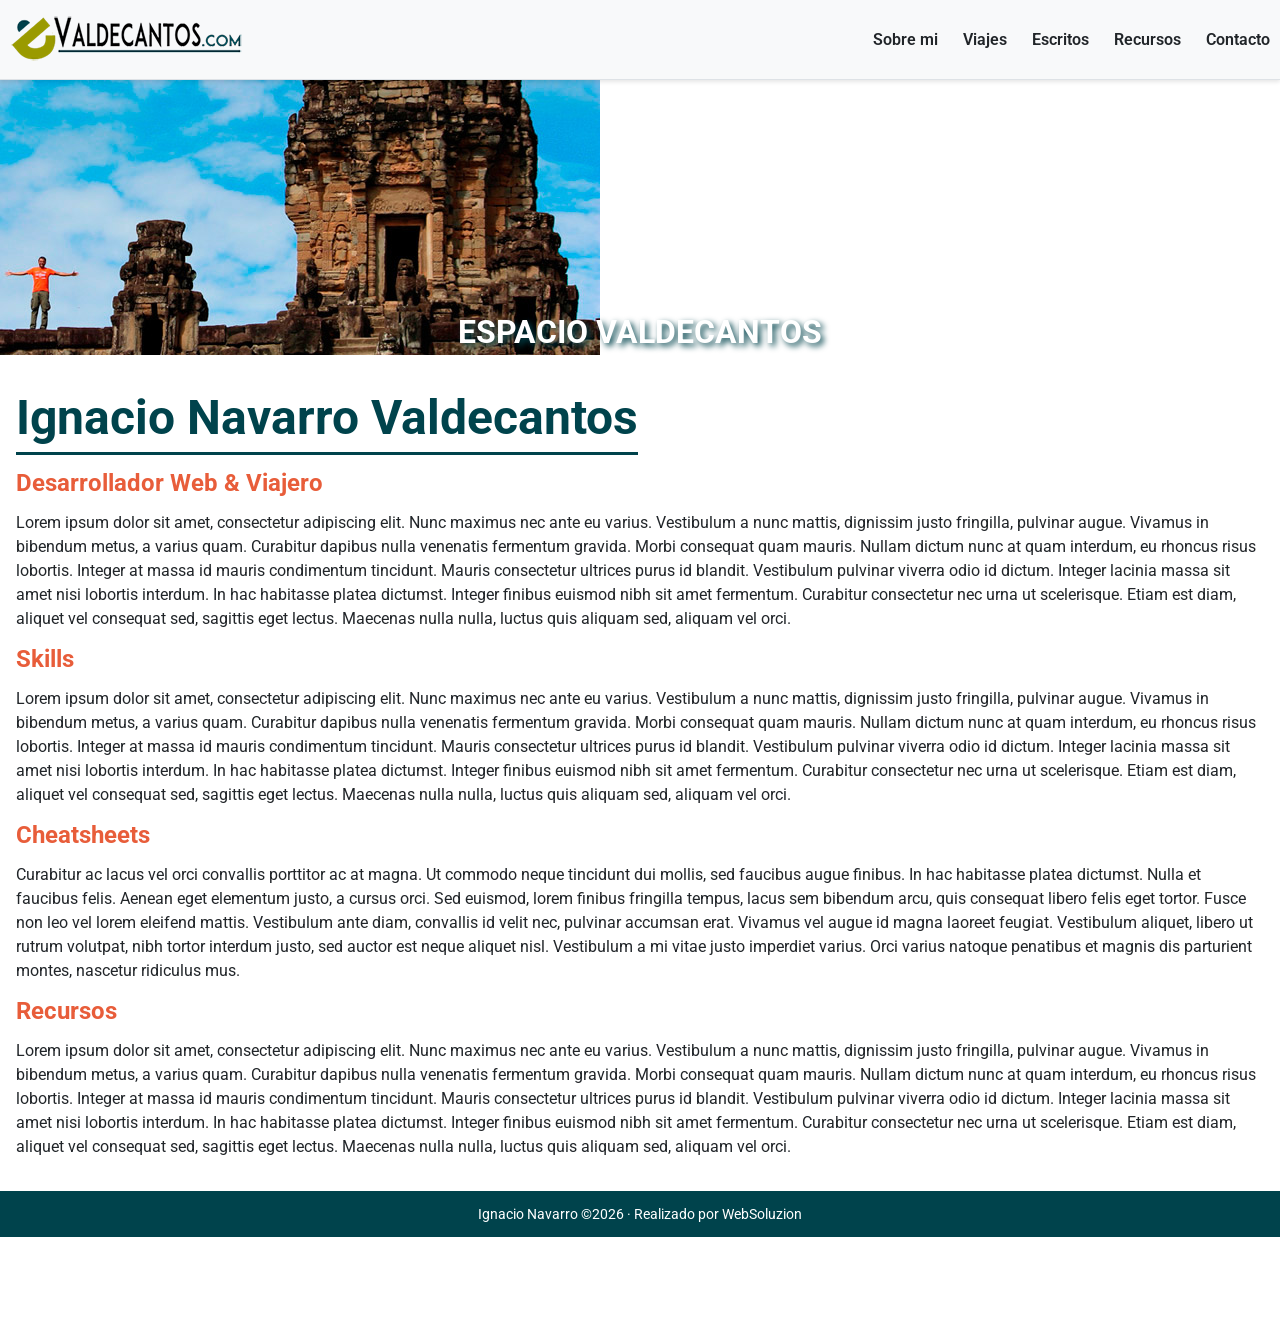
<file: index.html>
<!DOCTYPE html>
<html lang="es">
  <head>
    <title>Home de mi espacio personal: Ignacio Navarro</title>
    <meta charset="UTF-8" />
    <meta name="viewport" content="width=device-width" />
    <meta
      name="description"
      content="Home de mi espacio personal: Ignacio Navarro"
    />
    <meta name="author" content="Ignacio Navarro" />
    <link
      rel="icon"
      type="image/x-icon"
      href="./img/common/favicon.ico"
    />
    <link rel="stylesheet" href="./css/index.css">
  </head>
  <body>
    <header>
      <!-- Logo de la página con enlace a la home-->
      <a href="index.html" title="Volver al inicio">
        <img class="logo"
          src="./img/common/logo_valdecantos_235x50.png"
          alt="Logo de la págia"
        />
      </a>

      <!-- Menú Hamburguesa -->
      <input type="checkbox" id="menu-toggle" class="menu-toggle">
      <label for="menu-toggle" class="hamburger" aria-label="Abrir menú de navegación">
        <span></span>
      </label>

      <!--Inicio del Menú de navegación superior-->
      <nav>
        <a href="./sobre-mi.html">Sobre mi</a>
        <a href="#skills">Viajes</a>
        <a href="#cheatsheets">Escritos</a>
        <a href="#recursos">Recursos</a>
        <a href="contacto.html">Contacto</a>
      </nav>
      <!--Fin del Menú de navegación superior-->
    </header>

    <!-- Imagen de portada. Colocada de modo excepcional fuera del main para no complicar margins y paddings. -->
    <section class="home-image">
      <picture>
        <source media="(min-width: 1024px)" srcset="./img/home/v_portada_1940x540.jpg">
        <source media="(min-width: 768px)" srcset="./img/home/v_portada_1100x280.jpg">
        <source media="(min-width: 600px)" srcset="./img/home/v_portada_768x175.jpg">
        <img src="./img/home/v_portada_600x275.jpg" alt="Imagen del Espacio Valdecantos">
      </picture>
      <div class="img-portada-tit">ESPACIO VALDECANTOS</div>
    </section>

    <!-- Contenido principal -->
    <main>
      <section id="about">
        <h1>Ignacio Navarro Valdecantos</h1>
        <h2 class="color-tertiary">Desarrollador Web & Viajero</h2>
        <p>
          Lorem ipsum dolor sit amet, consectetur adipiscing elit. Nunc maximus
          nec ante eu varius. Vestibulum a nunc mattis, dignissim justo
          fringilla, pulvinar augue. Vivamus in bibendum metus, a varius quam.
          Curabitur dapibus nulla venenatis fermentum gravida. Morbi consequat
          quam mauris. Nullam dictum nunc at quam interdum, eu rhoncus risus
          lobortis. Integer at massa id mauris condimentum tincidunt. Mauris
          consectetur ultrices purus id blandit. Vestibulum pulvinar viverra
          odio id dictum. Integer lacinia massa sit amet nisi lobortis interdum.
          In hac habitasse platea dictumst. Integer finibus euismod nibh sit
          amet fermentum. Curabitur consectetur nec urna ut scelerisque. Etiam
          est diam, aliquet vel consequat sed, sagittis eget lectus. Maecenas
          nulla nulla, luctus quis aliquam sed, aliquam vel orci.
        </p>
      </section>

      <section id="skills">
        <h2>Skills</h2>
        <p>
          Lorem ipsum dolor sit amet, consectetur adipiscing elit. Nunc maximus
          nec ante eu varius. Vestibulum a nunc mattis, dignissim justo
          fringilla, pulvinar augue. Vivamus in bibendum metus, a varius quam.
          Curabitur dapibus nulla venenatis fermentum gravida. Morbi consequat
          quam mauris. Nullam dictum nunc at quam interdum, eu rhoncus risus
          lobortis. Integer at massa id mauris condimentum tincidunt. Mauris
          consectetur ultrices purus id blandit. Vestibulum pulvinar viverra
          odio id dictum. Integer lacinia massa sit amet nisi lobortis interdum.
          In hac habitasse platea dictumst. Integer finibus euismod nibh sit
          amet fermentum. Curabitur consectetur nec urna ut scelerisque. Etiam
          est diam, aliquet vel consequat sed, sagittis eget lectus. Maecenas
          nulla nulla, luctus quis aliquam sed, aliquam vel orci.
        </p>
      </section>

      <section id="cheatsheets">
        <h2>Cheatsheets</h2>
        <p>
          Curabitur ac lacus vel orci convallis porttitor ac at magna. Ut
          commodo neque tincidunt dui mollis, sed faucibus augue finibus. In hac
          habitasse platea dictumst. Nulla et faucibus felis. Aenean eget
          elementum justo, a cursus orci. Sed euismod, lorem finibus fringilla
          tempus, lacus sem bibendum arcu, quis consequat libero felis eget
          tortor. Fusce non leo vel lorem eleifend mattis. Vestibulum ante diam,
          convallis id velit nec, pulvinar accumsan erat. Vivamus vel augue id
          magna laoreet feugiat. Vestibulum aliquet, libero ut rutrum volutpat,
          nibh tortor interdum justo, sed auctor est neque aliquet nisl.
          Vestibulum a mi vitae justo imperdiet varius. Orci varius natoque
          penatibus et magnis dis parturient montes, nascetur ridiculus mus.
        </p>
      </section>

      <section id="recursos">
        <h2>Recursos</h2>
        <p>
          Lorem ipsum dolor sit amet, consectetur adipiscing elit. Nunc maximus
          nec ante eu varius. Vestibulum a nunc mattis, dignissim justo
          fringilla, pulvinar augue. Vivamus in bibendum metus, a varius quam.
          Curabitur dapibus nulla venenatis fermentum gravida. Morbi consequat
          quam mauris. Nullam dictum nunc at quam interdum, eu rhoncus risus
          lobortis. Integer at massa id mauris condimentum tincidunt. Mauris
          consectetur ultrices purus id blandit. Vestibulum pulvinar viverra
          odio id dictum. Integer lacinia massa sit amet nisi lobortis interdum.
          In hac habitasse platea dictumst. Integer finibus euismod nibh sit
          amet fermentum. Curabitur consectetur nec urna ut scelerisque. Etiam
          est diam, aliquet vel consequat sed, sagittis eget lectus. Maecenas
          nulla nulla, luctus quis aliquam sed, aliquam vel orci.
        </p>
      </section>
    </main>

    <footer
      >Ignacio Navarro &copy;<script>document.write(new Date().getFullYear());</script>
      · Realizado por <a href="https://www.websoluzion.com" target="_blank"
        >WebSoluzion</a
      >
    </footer>
  </body>
</html>
</file>
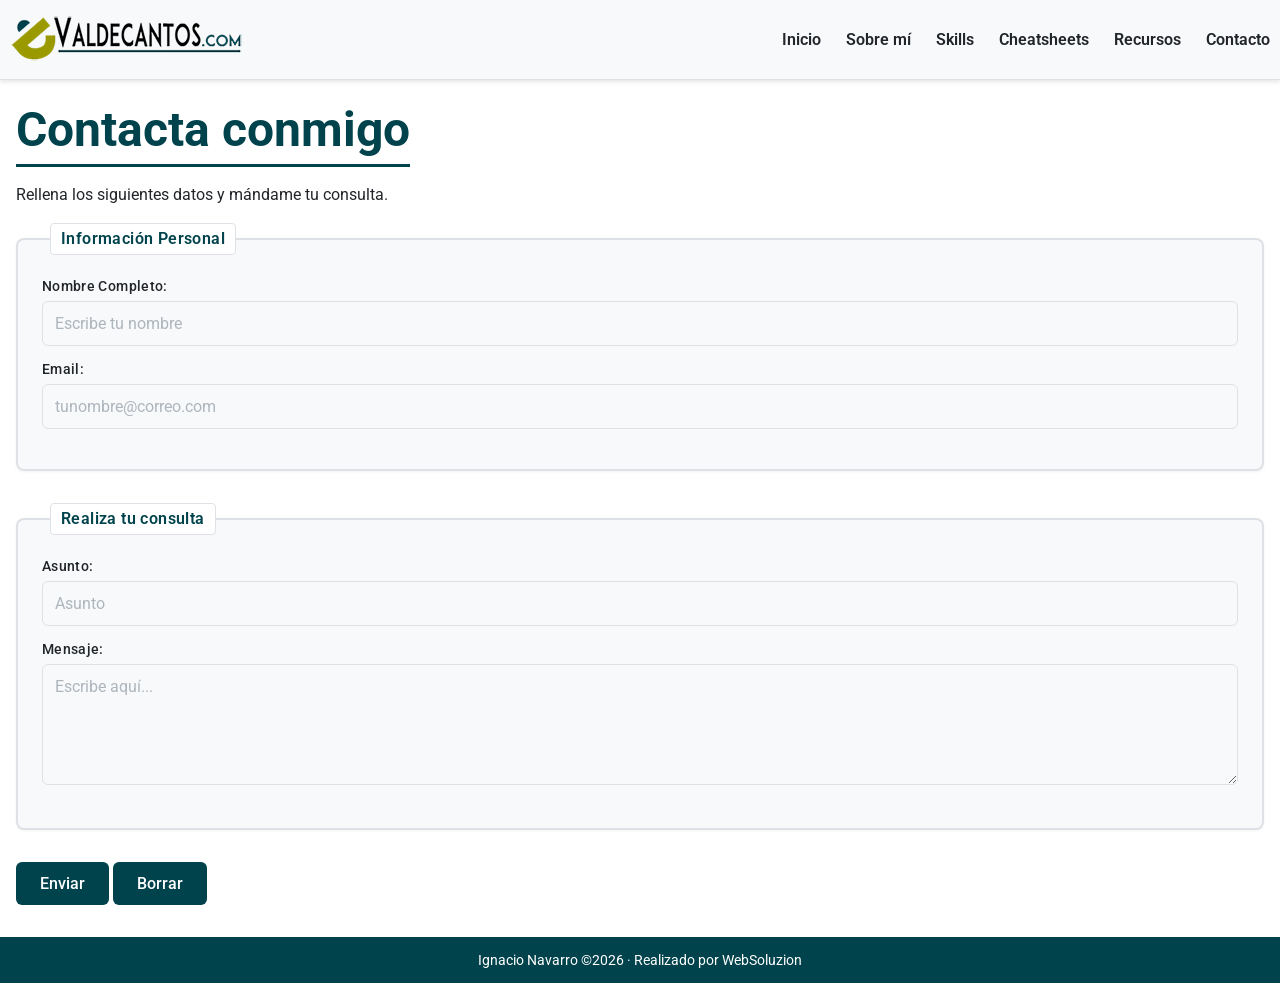
<file: contacto.html>
<!DOCTYPE html>
<html lang="en">
  <head>
    <title>Contacto</title>
    <meta charset="UTF-8" />
    <meta name="viewport" content="width=device-width" />
    <link
      rel="icon"
      type="image/x-icon"
      href="./img/common/favicon.ico"
    />
    <link rel="stylesheet" href="./css/contacto.css">
  </head>
  <body>
    <header>
      <!-- Logo de la página con enlace a la home-->
      <a href="index.html" title="Volver al inicio">
        <img
          src="./img/common/logo_valdecantos_235x50.png"
          alt="Logo de la págia"
        />
      </a>

      <!-- Menú Hamburguesa -->
      <input type="checkbox" id="menu-toggle" class="menu-toggle">
      <label for="menu-toggle" class="hamburger" aria-label="Abrir menú de navegación">
        <span></span>
      </label>

      <!--Inicio del Menú de navegación superior-->
      <nav>
        <a href="./index.html">Inicio</a>
        <a href="./sobre-mi.html">Sobre mí</a>
        <a href="./index.html#skills">Skills</a>
        <a href="./index.html#cheatsheets">Cheatsheets</a>
        <a href="./index.html#recursos">Recursos</a>
        <a href="./contacto.html">Contacto</a>
      </nav>
      <!--Fin del Menú de navegación superior-->
    </header>

    <main>
      <section>
        <h1>Contacta conmigo</h1>
        <p>Rellena los siguientes datos y mándame tu consulta.</p>

        <form>
          <!-- Datos Personales -->
          <fieldset>
            <legend>Información Personal</legend>

            <label for="nombre_completo" class="required">Nombre Completo:</label>
            <input
              type="text"
              id="nombre_completo"
              name="nombre_completo"
              placeholder="Escribe tu nombre"
              required
            />

            <label for="email" class="required">Email:</label>
            <input
              type="email"
              id="email"
              name="email"
              placeholder="tunombre@correo.com"
              required
            />
          </fieldset>

          <!-- Consulta -->
          <fieldset>
            <legend>Realiza tu consulta</legend>

            <label for="asunto" class="required">Asunto:</label>
            <input
              type="text"
              id="asunto"
              name="asunto"
              placeholder="Asunto"
              required
            />

            <label for="message" class="required">Mensaje:</label>
            <textarea
              id="message"
              name="message"
              rows="5"
              cols="40"
              placeholder="Escribe aquí..."
              required
            ></textarea>
          </fieldset>

          <!-- Botones -->
          <p>
            <button type="submit">Enviar</button>
            <button type="reset">Borrar</button>
          </p>
        </form>
      </section>
    </main>

    <footer
      >Ignacio Navarro &copy;<script>document.write(new Date().getFullYear());</script>
      · Realizado por <a href="https://www.websoluzion.com" target="_blank"
        >WebSoluzion</a
      >
    </footer>
  </body>
</html>
</file>
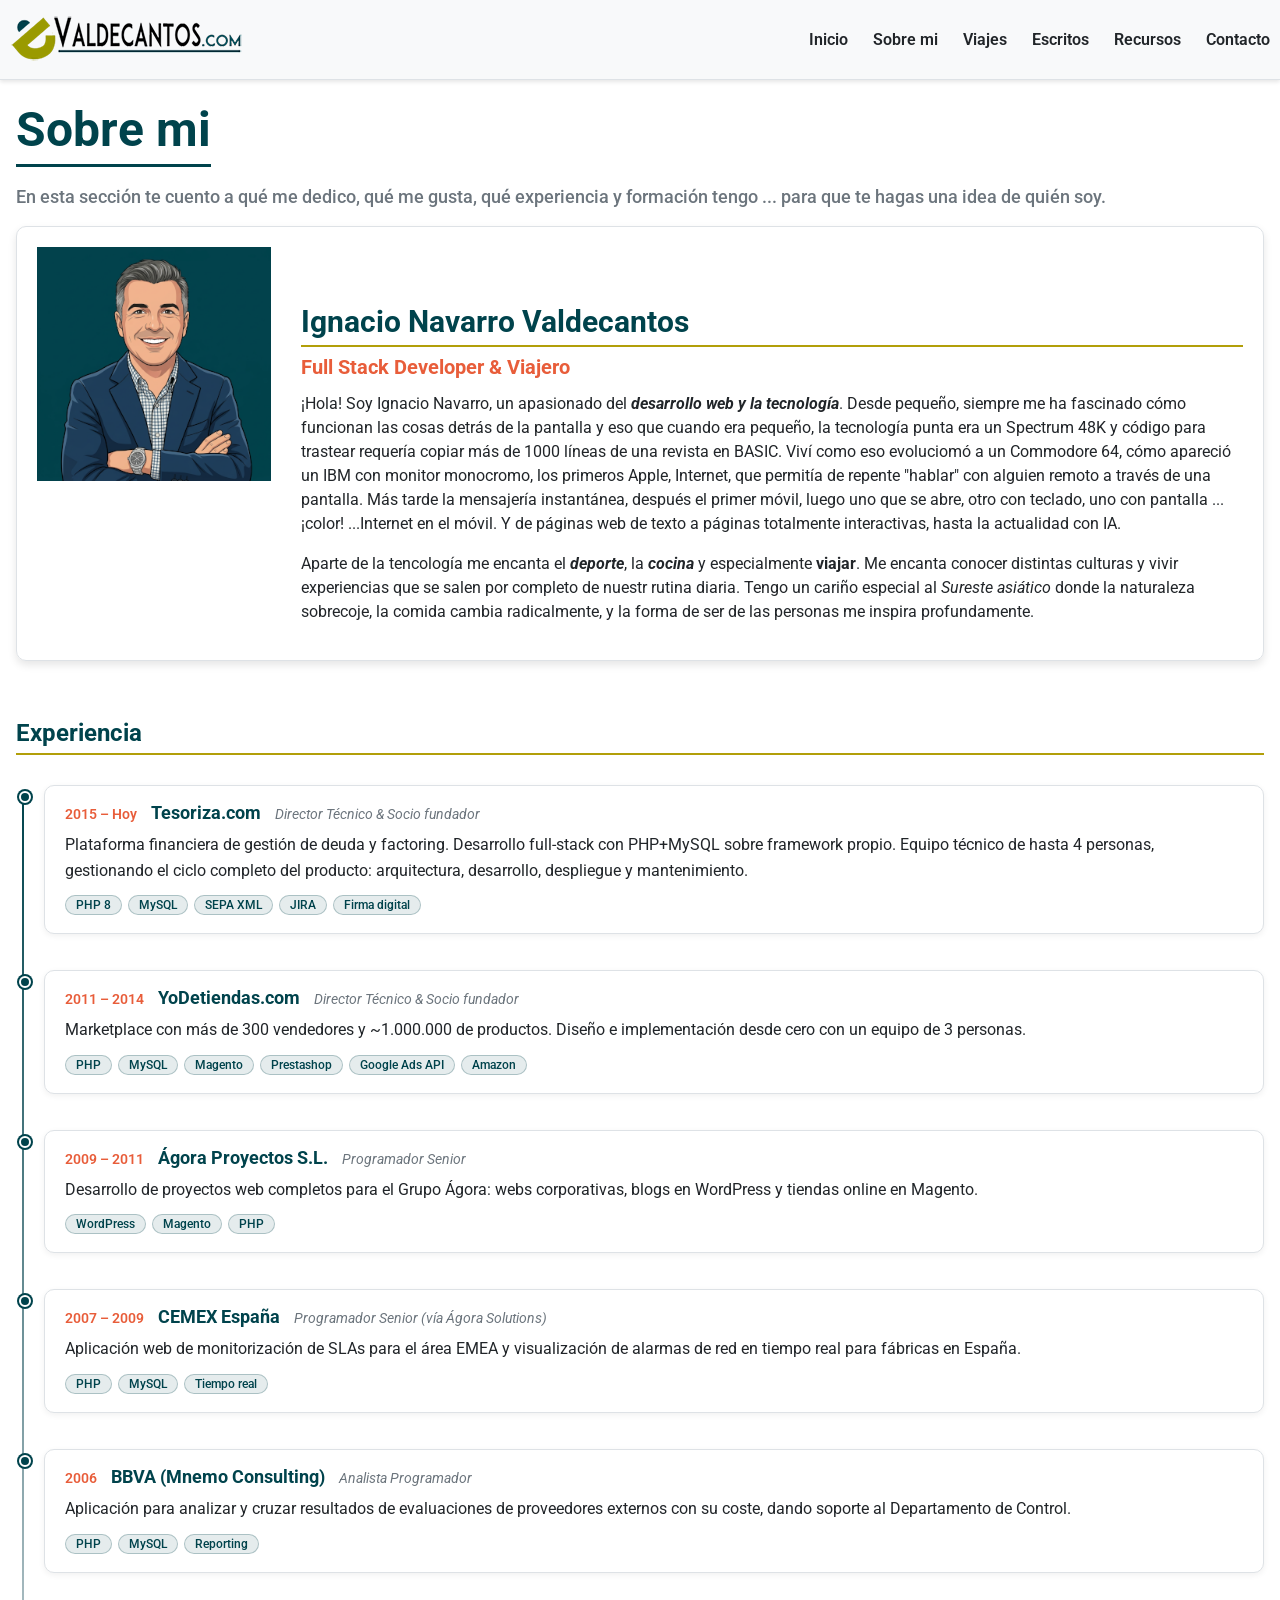
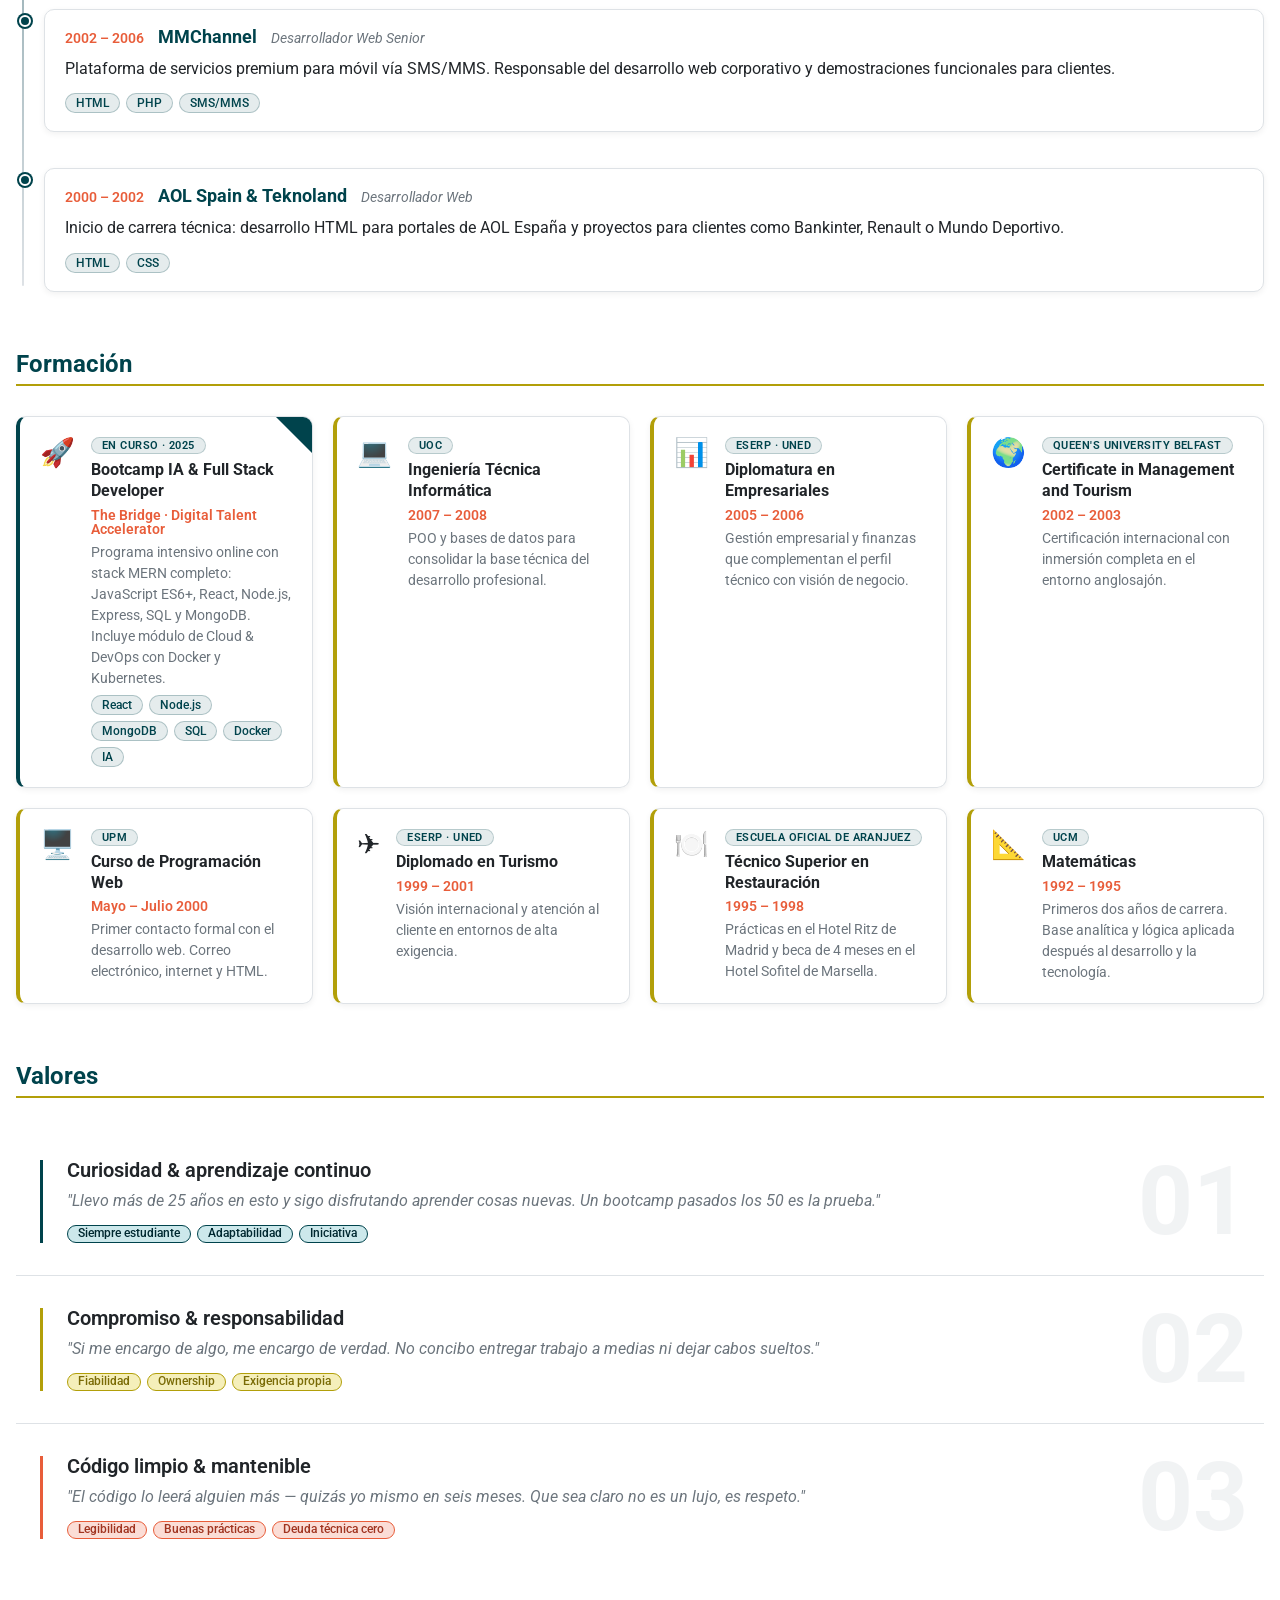
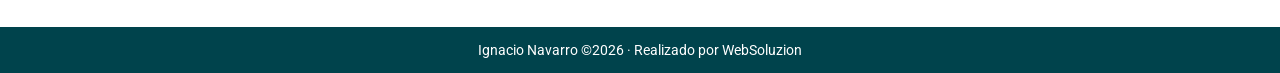
<file: sobre-mi.html>
<!DOCTYPE html>
<html lang="es">
  <head>
    <title>Sobre mi: Ignacio Navarro</title>
    <meta charset="UTF-8" />
    <meta name="viewport" content="width=device-width" />
    <meta
      name="description"
      content="Sobre mí: Ignacio Navarro"
    />
    <meta name="author" content="Ignacio Navarro" />
    <link
      rel="icon"
      type="image/x-icon"
      href="./img/common/favicon.ico"
    />
    <link rel="stylesheet" href="./css/sobre_mi.css">
  </head>
  <body>
    <header>
      <!-- Logo de la página con enlace a la home-->
      <a href="index.html" title="Volver al inicio">
        <img class="logo"
          src="./img/common/logo_valdecantos_235x50.png"
          alt="Logo de la págia"
        />
      </a>

      <!-- Menú Hamburguesa -->
      <input type="checkbox" id="menu-toggle" class="menu-toggle">
      <label for="menu-toggle" class="hamburger" aria-label="Abrir menú de navegación">
        <span></span>
      </label>

      <!--Inicio del Menú de navegación superior-->
      <nav>
        <a href="./index.html">Inicio</a>
        <a href="./sobre-mi.html">Sobre mi</a>
        <a href="#skills">Viajes</a>
        <a href="#cheatsheets">Escritos</a>
        <a href="#recursos">Recursos</a>
        <a href="contacto.html">Contacto</a>
      </nav>
      <!--Fin del Menú de navegación superior-->
    </header>

    <!-- Contenido principal -->
    <main>
        <section>
            <h1>Sobre mi</h1>
            <p class="section-intro">En esta sección te cuento a qué me dedico, qué me gusta, qué experiencia y formación tengo ... para que te hagas una idea de quién soy.</p>

            <!-- Inicio Bloque About me -->
            <article class="about-me">
                <div class="img-about-me"><img src="./img/about/IgnacioNavarro_avatar_300x300.png" alt="Ignacio Navarro"></div>
                <div class="about-me-text">
                    <h2>Ignacio Navarro Valdecantos</h2>
                    <h3>Full Stack Developer & Viajero</h3>
                    <p>¡Hola! Soy Ignacio Navarro, un apasionado del <i><b>desarrollo web y la tecnología</b></i>. Desde pequeño, siempre me ha fascinado cómo funcionan las cosas detrás de la pantalla y eso que cuando era pequeño, la tecnología punta era un Spectrum 48K y código para trastear requería copiar más de 1000 líneas de una revista en BASIC. Viví como eso evoluciomó a un Commodore 64, cómo apareció un IBM con monitor monocromo, los primeros Apple, Internet, que permitía de repente "hablar" con alguien remoto a través de una pantalla. Más tarde la mensajería instantánea, después el primer móvil, luego uno que se abre, otro con teclado, uno con pantalla ... ¡color! ...Internet en el móvil. Y de páginas web de texto a páginas totalmente interactivas, hasta la actualidad con IA.</p>
                    <p>Aparte de la tencología me encanta el <i><b>deporte</b></i>, la <i><b>cocina</b></i> y especialmente <b>viajar</b>. Me encanta conocer distintas culturas y vivir experiencias que se salen por completo de nuestr rutina diaria. Tengo un cariño especial al <i>Sureste asiático</i> donde la naturaleza sobrecoje, la comida cambia radicalmente, y la forma de ser de las personas me inspira profundamente.</p>
                </div>
            </article>
            <!-- Fin Bloque About me -->

            <!-- Inicio Bloque Experiencia -->
            <article class="experiencia">
              <h2>Experiencia</h2>

              <div class="timeline">

                  <div class="timeline-item">
                      <div class="timeline-marker"></div>
                      <div class="timeline-content">
                          <div class="timeline-header">
                              <span class="timeline-period">2015 – Hoy</span>
                              <h3 class="timeline-company">Tesoriza.com</h3>
                              <span class="timeline-role">Director Técnico &amp; Socio fundador</span>
                          </div>
                          <p>Plataforma financiera de gestión de deuda y factoring. Desarrollo full-stack con PHP+MySQL sobre framework propio. Equipo técnico de hasta 4 personas, gestionando el ciclo completo del producto: arquitectura, desarrollo, despliegue y mantenimiento.</p>
                          <ul class="timeline-tags">
                              <li>PHP 8</li><li>MySQL</li><li>SEPA XML</li><li>JIRA</li><li>Firma digital</li>
                          </ul>
                      </div>
                  </div>

                  <div class="timeline-item">
                      <div class="timeline-marker"></div>
                      <div class="timeline-content">
                          <div class="timeline-header">
                              <span class="timeline-period">2011 – 2014</span>
                              <h3 class="timeline-company">YoDetiendas.com</h3>
                              <span class="timeline-role">Director Técnico &amp; Socio fundador</span>
                          </div>
                          <p>Marketplace con más de 300 vendedores y ~1.000.000 de productos. Diseño e implementación desde cero con un equipo de 3 personas.</p>
                          <ul class="timeline-tags">
                              <li>PHP</li><li>MySQL</li><li>Magento</li><li>Prestashop</li><li>Google Ads API</li><li>Amazon</li>
                          </ul>
                      </div>
                  </div>

                  <div class="timeline-item">
                      <div class="timeline-marker"></div>
                      <div class="timeline-content">
                          <div class="timeline-header">
                              <span class="timeline-period">2009 – 2011</span>
                              <h3 class="timeline-company">Ágora Proyectos S.L.</h3>
                              <span class="timeline-role">Programador Senior</span>
                          </div>
                          <p>Desarrollo de proyectos web completos para el Grupo Ágora: webs corporativas, blogs en WordPress y tiendas online en Magento.</p>
                          <ul class="timeline-tags">
                              <li>WordPress</li><li>Magento</li><li>PHP</li>
                          </ul>
                      </div>
                  </div>

                  <div class="timeline-item">
                      <div class="timeline-marker"></div>
                      <div class="timeline-content">
                          <div class="timeline-header">
                              <span class="timeline-period">2007 – 2009</span>
                              <h3 class="timeline-company">CEMEX España</h3>
                              <span class="timeline-role">Programador Senior (vía Ágora Solutions)</span>
                          </div>
                          <p>Aplicación web de monitorización de SLAs para el área EMEA y visualización de alarmas de red en tiempo real para fábricas en España.</p>
                          <ul class="timeline-tags">
                              <li>PHP</li><li>MySQL</li><li>Tiempo real</li>
                          </ul>
                      </div>
                  </div>

                  <div class="timeline-item">
                      <div class="timeline-marker"></div>
                      <div class="timeline-content">
                          <div class="timeline-header">
                              <span class="timeline-period">2006</span>
                              <h3 class="timeline-company">BBVA (Mnemo Consulting)</h3>
                              <span class="timeline-role">Analista Programador</span>
                          </div>
                          <p>Aplicación para analizar y cruzar resultados de evaluaciones de proveedores externos con su coste, dando soporte al Departamento de Control.</p>
                          <ul class="timeline-tags">
                              <li>PHP</li><li>MySQL</li><li>Reporting</li>
                          </ul>
                      </div>
                  </div>

                  <div class="timeline-item">
                      <div class="timeline-marker"></div>
                      <div class="timeline-content">
                          <div class="timeline-header">
                              <span class="timeline-period">2002 – 2006</span>
                              <h3 class="timeline-company">MMChannel</h3>
                              <span class="timeline-role">Desarrollador Web Senior</span>
                          </div>
                          <p>Plataforma de servicios premium para móvil vía SMS/MMS. Responsable del desarrollo web corporativo y demostraciones funcionales para clientes.</p>
                          <ul class="timeline-tags">
                              <li>HTML</li><li>PHP</li><li>SMS/MMS</li>
                          </ul>
                      </div>
                  </div>

                  <div class="timeline-item">
                      <div class="timeline-marker"></div>
                      <div class="timeline-content">
                          <div class="timeline-header">
                              <span class="timeline-period">2000 – 2002</span>
                              <h3 class="timeline-company">AOL Spain &amp; Teknoland</h3>
                              <span class="timeline-role">Desarrollador Web</span>
                          </div>
                          <p>Inicio de carrera técnica: desarrollo HTML para portales de AOL España y proyectos para clientes como Bankinter, Renault o Mundo Deportivo.</p>
                          <ul class="timeline-tags">
                              <li>HTML</li><li>CSS</li>
                          </ul>
                      </div>
                  </div>

              </div>
          </article>
            <!-- Fin Bloque Experiencia -->

             <!-- Inicio Bloque Formación -->
          <article class="formacion">
            <h2>Formación</h2>

            <div class="formacion-grid">

            <div class="formacion-card formacion-card--tech formacion-card--actual">
              <div class="formacion-card-icon">🚀</div>
              <div class="formacion-card-body">
                  <span class="formacion-badge formacion-badge--actual">En curso · 2025</span>
                  <h3>Bootcamp IA &amp; Full Stack Developer</h3>
                  <span class="formacion-period">The Bridge · Digital Talent Accelerator</span>
                  <p>Programa intensivo online con stack MERN completo: JavaScript ES6+, React, Node.js, Express, SQL y MongoDB. Incluye módulo de Cloud &amp; DevOps con Docker y Kubernetes.</p>
                  <ul class="timeline-tags">
                      <li>React</li><li>Node.js</li><li>MongoDB</li><li>SQL</li><li>Docker</li><li>IA</li>
                  </ul>
              </div>
          </div>

              <div class="formacion-card formacion-card--tech">
                    <div class="formacion-card-icon">💻</div>
                    <div class="formacion-card-body">
                        <span class="formacion-badge">UOC</span>
                        <h3>Ingeniería Técnica Informática</h3>
                        <span class="formacion-period">2007 – 2008</span>
                        <p>POO y bases de datos para consolidar la base técnica del desarrollo profesional.</p>
                    </div>
                </div>

                <div class="formacion-card formacion-card--biz">
                    <div class="formacion-card-icon">📊</div>
                    <div class="formacion-card-body">
                        <span class="formacion-badge">ESERP · UNED</span>
                        <h3>Diplomatura en Empresariales</h3>
                        <span class="formacion-period">2005 – 2006</span>
                        <p>Gestión empresarial y finanzas que complementan el perfil técnico con visión de negocio.</p>
                    </div>
                </div>

                <div class="formacion-card formacion-card--intl">
                    <div class="formacion-card-icon">🌍</div>
                    <div class="formacion-card-body">
                        <span class="formacion-badge">Queen's University Belfast</span>
                        <h3>Certificate in Management and Tourism</h3>
                        <span class="formacion-period">2002 – 2003</span>
                        <p>Certificación internacional con inmersión completa en el entorno anglosajón.</p>
                    </div>
                </div>

                <div class="formacion-card formacion-card--tech">
                    <div class="formacion-card-icon">🖥️</div>
                    <div class="formacion-card-body">
                        <span class="formacion-badge">UPM</span>
                        <h3>Curso de Programación Web</h3>
                        <span class="formacion-period">Mayo – Julio 2000</span>
                        <p>Primer contacto formal con el desarrollo web. Correo electrónico, internet y HTML.</p>
                    </div>
                </div>

                <div class="formacion-card formacion-card--intl">
                    <div class="formacion-card-icon">✈️</div>
                    <div class="formacion-card-body">
                        <span class="formacion-badge">ESERP · UNED</span>
                        <h3>Diplomado en Turismo</h3>
                        <span class="formacion-period">1999 – 2001</span>
                        <p>Visión internacional y atención al cliente en entornos de alta exigencia.</p>
                    </div>
                </div>

                <div class="formacion-card formacion-card--biz">
                    <div class="formacion-card-icon">🍽️</div>
                    <div class="formacion-card-body">
                        <span class="formacion-badge">Escuela Oficial de Aranjuez</span>
                        <h3>Técnico Superior en Restauración</h3>
                        <span class="formacion-period">1995 – 1998</span>
                        <p>Prácticas en el Hotel Ritz de Madrid y beca de 4 meses en el Hotel Sofitel de Marsella.</p>
                    </div>
                </div>

                <div class="formacion-card formacion-card--tech">
                    <div class="formacion-card-icon">📐</div>
                    <div class="formacion-card-body">
                        <span class="formacion-badge">UCM</span>
                        <h3>Matemáticas</h3>
                        <span class="formacion-period">1992 – 1995</span>
                        <p>Primeros dos años de carrera. Base analítica y lógica aplicada después al desarrollo y la tecnología.</p>
                    </div>
                </div>

              </div>
            </article>
            <!-- Fin Bloque Formación -->

            <!-- Inicio Bloque Valores -->
            <article class="valores">
                <h2>Valores</h2>

                <div class="valores-lista">

                    <div class="valor-item">
                        <div class="valor-acento valor-acento--teal"></div>
                        <div class="valor-body">
                            <h3 class="valor-titulo">Curiosidad &amp; aprendizaje continuo</h3>
                            <p class="valor-frase">"Llevo más de 25 años en esto y sigo disfrutando aprender cosas nuevas. Un bootcamp pasados los 50 es la prueba."</p>
                            <ul class="valor-tags">
                                <li class="valor-tag valor-tag--teal">Siempre estudiante</li>
                                <li class="valor-tag valor-tag--teal">Adaptabilidad</li>
                                <li class="valor-tag valor-tag--teal">Iniciativa</li>
                            </ul>
                        </div>
                        <span class="valor-num">01</span>
                    </div>

                    <div class="valor-item">
                        <div class="valor-acento valor-acento--coral"></div>
                        <div class="valor-body">
                            <h3 class="valor-titulo">Compromiso &amp; responsabilidad</h3>
                            <p class="valor-frase">"Si me encargo de algo, me encargo de verdad. No concibo entregar trabajo a medias ni dejar cabos sueltos."</p>
                            <ul class="valor-tags">
                                <li class="valor-tag valor-tag--coral">Fiabilidad</li>
                                <li class="valor-tag valor-tag--coral">Ownership</li>
                                <li class="valor-tag valor-tag--coral">Exigencia propia</li>
                            </ul>
                        </div>
                        <span class="valor-num">02</span>
                    </div>

                    <div class="valor-item">
                        <div class="valor-acento valor-acento--blue"></div>
                        <div class="valor-body">
                            <h3 class="valor-titulo">Código limpio &amp; mantenible</h3>
                            <p class="valor-frase">"El código lo leerá alguien más — quizás yo mismo en seis meses. Que sea claro no es un lujo, es respeto."</p>
                            <ul class="valor-tags">
                                <li class="valor-tag valor-tag--blue">Legibilidad</li>
                                <li class="valor-tag valor-tag--blue">Buenas prácticas</li>
                                <li class="valor-tag valor-tag--blue">Deuda técnica cero</li>
                            </ul>
                        </div>
                        <span class="valor-num">03</span>
                    </div>

                </div>
            </article>
            <!-- Fin Bloque Valores -->

        </section>


    </main>

    <footer
      >Ignacio Navarro &copy;<script>document.write(new Date().getFullYear());</script>
      · Realizado por <a href="https://www.websoluzion.com" target="_blank"
        >WebSoluzion</a
      >
    </footer>
  </body>
</html>
</file>
<file: css/index.css>
@import url('./common_frontend.css');

/* La imagen de intro de la home la quiero a ancho completo hasta un ancho del max-width definido.
** Se queda fuera del main para que no afecte al resto de estilos.
*/

.home-image {
  position: relative;
  width: 100%;
  max-width: var(--max-width-global);
  margin: 0 auto;
  height: auto;
  margin-top: var(--header-height);
}

.img-portada-tit {
  position: absolute;
  bottom: 0;
  left: 0;
  width: 100%;
  text-shadow: #00434C 0.1em 0.1em 0.2em;
  font-size: 2rem;
  font-weight: bold;
  color: #fff;
  padding-bottom: 10px;
  text-align: center;
  text-transform: uppercase;
}

@media (max-width: 768px) {
  .img-portada-tit {
    font-size: 1.2rem;
  }
}
@media (max-width: 480px) {
  .img-portada-tit {
    text-align: right;
    padding-right:10px;
  }
}

/* Contenido principal con margen superior ajustado */
main {
  margin-top: 20px;
}
</file>
<file: css/contacto.css>
@import url('./common_frontend.css');
</file>
<file: css/sobre_mi.css>
@import url('./common_frontend.css');

section, article {
    margin-bottom: 40px;
}
article h2{
    margin: 60px 0 20px 0;
    width: 100%;
    border-bottom: 2px solid var(--color-secondary);
    padding-bottom:8px;
}

/* INICIO BLOQUE ABOUT ME DE LA SECCIÓN */

.about-me{
    display: flex;
    flex-direction: row;
    align-items: flex-start;
    gap:30px;
    padding: 20px;
    border-radius: 10px;
    border: 1px solid var(--color-border);
    box-shadow: 0 4px 8px rgba(0, 0, 0, 0.1);
}

/* Efecto fade-in para la imagen de .img-about-me */
.img-about-me img {
    opacity: 0;
    animation: fadeInImgAboutMe 4s ease forwards;
}

@keyframes fadeInImgAboutMe {
    from { opacity: 0; }
    to { opacity: 1; }
}

.about-me-text{
    font-size: var(--font-size-base);
    color: var(--color-text-primary);
    width: 100%;
    text-align: left;
}

.about-me-text h2{
    font-size: var(--font-size-3xl);
    margin-bottom: 10px;
    color: var(--color-primary);
}

.about-me-text h3{
    font-size: var(--font-size-xl);
    margin-bottom: 15px;
    color: var(--color-tertiary);
}

@media (max-width: 768px) {
    .about-me{
        flex-direction: column;
        align-items: center;
        text-align: center;
    }
    .about-me-text{
        width: 100%;
    }
    .about-me-text h2, .about-me-text h3{
        width:100%;
        text-align: center;
    }
}

/* FIN DEL BLOQUE ABOUT ME DE LA SECCIÓN */


/* INICIO BLOQUE EXPERIENCIA DE LA SECCIÓN */
.experiencia h2,
.formacion h2,
.valores h2 {
    font-size: var(--font-size-2xl);
    color: var(--color-primary);
    margin-bottom: 30px;
}

.timeline {
    position: relative;
    padding-left: 28px;
}

/* Línea vertical continua */
.timeline::before {
    content: '';
    position: absolute;
    left: 6px;
    top: 6px;
    bottom: 6px;
    width: 2px;
    background: linear-gradient(to bottom, var(--color-primary), var(--color-border));
    border-radius: 2px;
}

.timeline-item {
    position: relative;
    margin-bottom: 36px;
}

.timeline-item:last-child {
    margin-bottom: 0;
}

/* Punto en la línea */
.timeline-marker {
    position: absolute;
    left: -25px;
    top: 6px;
    width: 12px;
    height: 12px;
    border-radius: 50%;
    background-color: var(--color-primary);
    border: 2px solid var(--color-background, #fff);
    box-shadow: 0 0 0 2px var(--color-primary);
    transition: transform 0.2s ease;
}

.timeline-item:hover .timeline-marker {
    transform: scale(1.3);
}

.timeline-content {
    background: var(--color-background, #fff);
    border: 1px solid var(--color-border);
    border-radius: 10px;
    padding: 18px 20px;
    box-shadow: 0 2px 6px rgba(0, 0, 0, 0.06);
    transition: box-shadow 0.2s ease;
}

.timeline-item:hover .timeline-content {
    box-shadow: 0 4px 14px rgba(0, 0, 0, 0.12);
}

.timeline-header {
    display: flex;
    flex-wrap: wrap;
    align-items: baseline;
    gap: 8px 14px;
    margin-bottom: 10px;
}

.timeline-period {
    font-size: var(--font-size-sm, 0.8rem);
    color: var(--color-tertiary);
    font-weight: 600;
    white-space: nowrap;
}

.timeline-company {
    font-size: var(--font-size-lg, 1.1rem);
    color: var(--color-primary);
    margin: 0;
}

.timeline-role {
    font-size: var(--font-size-sm, 0.85rem);
    color: var(--color-text-secondary, #666);
    font-style: italic;
}

.timeline-content p {
    font-size: var(--font-size-base);
    color: var(--color-text-primary);
    margin-bottom: 12px;
    line-height: 1.6;
}

/* Tags de tecnologías */
.timeline-tags {
    list-style: none;
    padding: 0;
    margin: 0;
    display: flex;
    flex-wrap: wrap;
    gap: 6px;
}

.timeline-tags li {
    font-size: var(--font-size-xs, 0.75rem);
    background-color: color-mix(in srgb, var(--color-primary) 10%, transparent);
    color: var(--color-primary);
    border: 1px solid color-mix(in srgb, var(--color-primary) 25%, transparent);
    border-radius: 20px;
    padding: 3px 10px;
    font-weight: 500;
}

@media (max-width: 768px) {
    .timeline {
        padding-left: 22px;
    }
    .timeline-header {
        flex-direction: column;
        gap: 4px;
    }
}
/* FIN BLOQUE EXPERIENCIA DE LA SECCIÓN */


/* INICIO BLOQUE EDUCACIÓN DE LA SECCIÓN */
.formacion-grid {
    display: grid;
    grid-template-columns: repeat(auto-fill, minmax(280px, 1fr));
    gap: 20px;
}

.formacion-card {
    display: flex;
    flex-direction: row;
    align-items: flex-start;
    gap: 16px;
    padding: 20px;
    border-radius: 10px;
    border: 1px solid var(--color-border);
    border-left-width: 4px;
    border-left-color: var(--color-secondary);
    box-shadow: 0 2px 6px rgba(0, 0, 0, 0.06);
    transition: transform 0.2s ease, box-shadow 0.2s ease;
}

.formacion-card:hover {
    transform: translateY(-3px);
    box-shadow: 0 6px 16px rgba(0, 0, 0, 0.1);
}

.formacion-card--actual {
    border-left-width: 4px;
    border-left-color: var(--color-primary);
    position: relative;
    overflow: hidden;
}

.formacion-card--actual::after {
    content: '';
    position: absolute;
    top: 0;
    right: 0;
    width: 0;
    height: 0;
    border-style: solid;
    border-width: 0 36px 36px 0;
    border-color: transparent var(--color-primary) transparent transparent;
}

.formacion-badge--actual {
    background-color: color-mix(in srgb, var(--color-primary) 15%, transparent);
    color: var(--color-primary);
    border-color: var(--color-primary);
    animation: pulseActual 2.5s ease-in-out infinite;
}

@keyframes pulseActual {
    0%, 100% { opacity: 1; }
    50%       { opacity: 0.55; }
}

.formacion-card-icon {
    font-size: 28px;
    line-height: 1;
    flex-shrink: 0;
    margin-top: 2px;
}

.formacion-card-body {
    display: flex;
    flex-direction: column;
    gap: 6px;
}

.formacion-badge {
    display: inline-block;
    font-size: 0.7rem;
    font-weight: 600;
    letter-spacing: 0.04em;
    text-transform: uppercase;
    color: var(--color-primary);
    background-color: color-mix(in srgb, var(--color-primary) 10%, transparent);
    border: 1px solid color-mix(in srgb, var(--color-primary) 20%, transparent);
    border-radius: 20px;
    padding: 2px 10px;
    width: fit-content;
}

.formacion-card-body h3 {
    font-size: var(--font-size-base);
    color: var(--color-text-primary);
    margin: 0;
    line-height: 1.3;
}

.formacion-period {
    font-size: var(--font-size-sm, 0.8rem);
    color: var(--color-tertiary);
    font-weight: 600;
}

.formacion-card-body p {
    font-size: var(--font-size-sm, 0.85rem);
    color: var(--color-text-secondary, #666);
    margin: 0;
    line-height: 1.5;
}

@media (max-width: 768px) {
    .formacion-grid {
        grid-template-columns: 1fr;
    }
}
/* FIN BLOQUE EDUCACIÓN DE LA SECCIÓN */


/* INICIO BLOQUE VALORES DE LA SECCIÓN */
.valores-lista {
    display: flex;
    flex-direction: column;
}

.valor-item {
    display: flex;
    align-items: stretch;
    position: relative;
    padding: 2rem 0 2rem 1.5rem;
    border-bottom: 1px solid var(--color-border);
    overflow: hidden;
}

.valor-item:last-child {
    border-bottom: none;
}

.valor-num {
    position: absolute;
    right: 1rem;
    top: 50%;
    transform: translateY(-50%);
    font-size: 6rem;
    font-weight: 700;
    color: var(--color-border);
    opacity: 0.4;
    line-height: 1;
    user-select: none;
    pointer-events: none;
}

/* Líneas de acento laterales */
.valor-acento {
    width: 3px;
    flex-shrink: 0;
    margin-right: 1.5rem;
    border-radius: 0;
}

.valor-acento--teal  { background-color: var(--color-primary); }
.valor-acento--coral { background-color: var(--color-secondary); }
.valor-acento--blue  { background-color: var(--color-tertiary); }

.valor-body {
    flex: 1;
}

.valor-titulo {
    font-size: var(--font-size-xl, 1.05rem);
    font-weight: 600;
    color: var(--color-text-primary);
    margin: 0 0 8px;
}

.valor-frase {
    font-size: var(--font-size-base);
    color: var(--color-text-secondary, #555);
    font-style: italic;
    line-height: 1.6;
    margin: 0 0 12px;
}

.valor-tags {
    list-style: none;
    padding: 0;
    margin: 0;
    display: flex;
    flex-wrap: wrap;
    gap: 6px;
}

.valor-tag {
    font-size: 0.72rem;
    font-weight: 500;
    padding: 2px 10px;
    border-radius: 20px;
}

.valor-tag--teal  { background-color: var(--color-primary-light); color: var(--color-primary-dark); border: 1px solid var(--color-primary); }
.valor-tag--coral { background-color: var(--color-secondary-light); color: var(--color-secondary-dark); border: 1px solid var(--color-secondary); }
.valor-tag--blue  { background-color: var(--color-tertiary-light); color: var(--color-tertiary-dark); border: 1px solid var(--color-tertiary); }

@media (max-width: 768px) {
    .valor-num {
        font-size: 4rem;
        right: 0.5rem;
    }
    .valor-item {
        padding: 1.5rem 0 1.5rem 1rem;
    }
}
/* FIN BLOQUE VALORES DE LA SECCIÓN */
</file>
